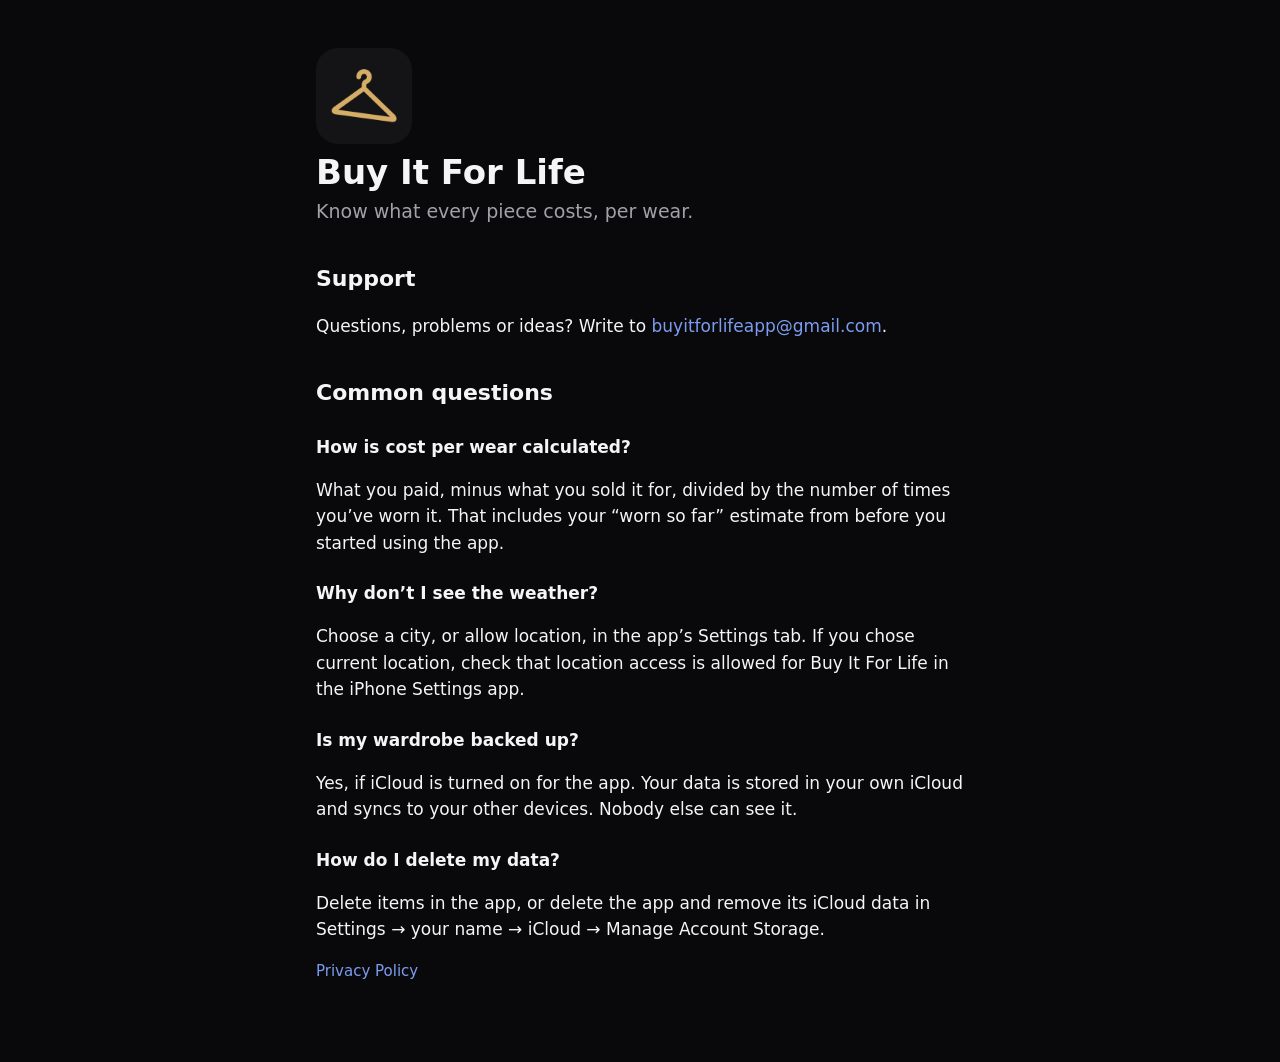
<file: docs/index.html>
<!doctype html>
<html lang="en">
<head>
<meta charset="utf-8">
<meta name="viewport" content="width=device-width, initial-scale=1">
<title>Buy It For Life · Support</title>
<link rel="stylesheet" href="style.css">
</head>
<body>
<main>
<img class="icon" src="appicon.png" alt="" width="96" height="96">
<h1>Buy It For Life</h1>
<p class="lead">Know what every piece costs, per wear.</p>

<h2>Support</h2>
<p>Questions, problems or ideas? Write to <a href="mailto:buyitforlifeapp@gmail.com">buyitforlifeapp@gmail.com</a>.</p>

<h2>Common questions</h2>

<h3>How is cost per wear calculated?</h3>
<p>What you paid, minus what you sold it for, divided by the number of times you’ve worn it. That includes your “worn so far” estimate from before you started using the app.</p>

<h3>Why don’t I see the weather?</h3>
<p>Choose a city, or allow location, in the app’s Settings tab. If you chose current location, check that location access is allowed for Buy It For Life in the iPhone Settings app.</p>

<h3>Is my wardrobe backed up?</h3>
<p>Yes, if iCloud is turned on for the app. Your data is stored in your own iCloud and syncs to your other devices. Nobody else can see it.</p>

<h3>How do I delete my data?</h3>
<p>Delete items in the app, or delete the app and remove its iCloud data in Settings → your name → iCloud → Manage Account Storage.</p>

<p class="muted"><a href="privacy.html">Privacy Policy</a></p>
</main>
</body>
</html>
</file>
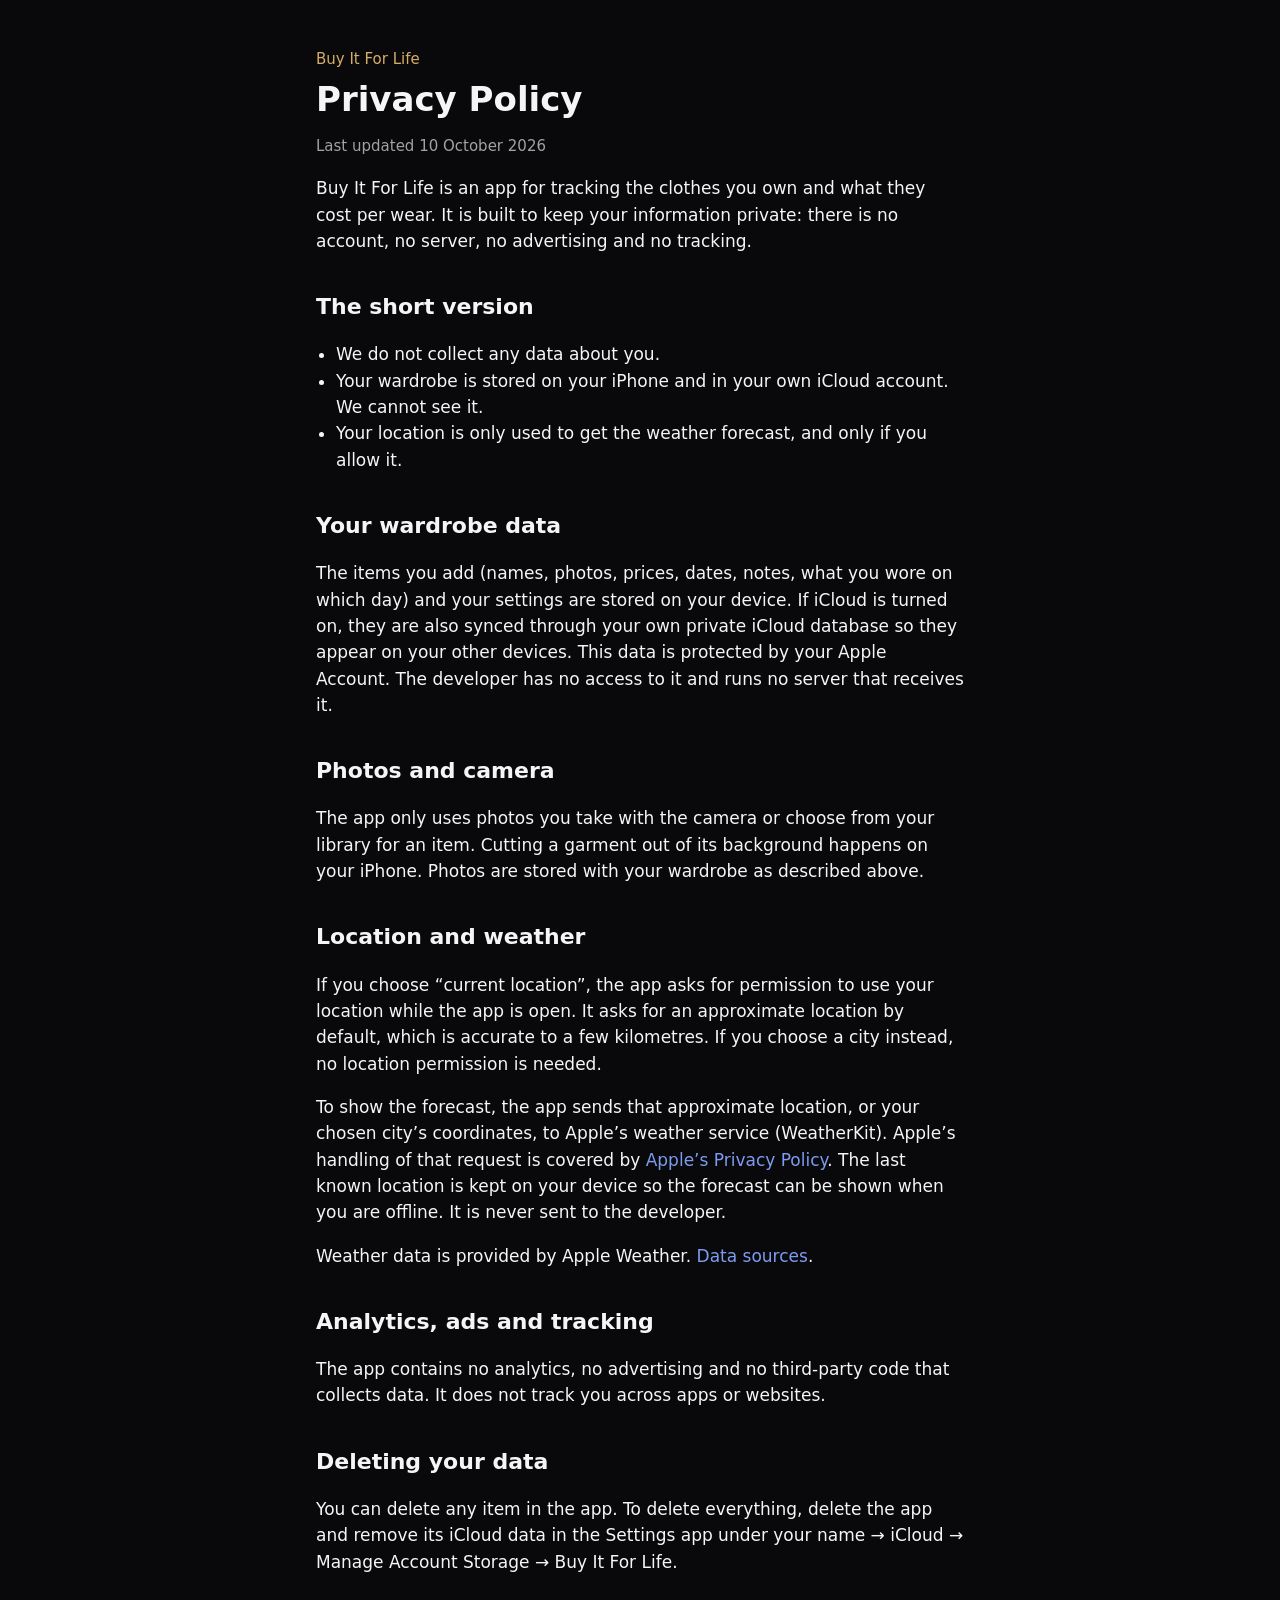
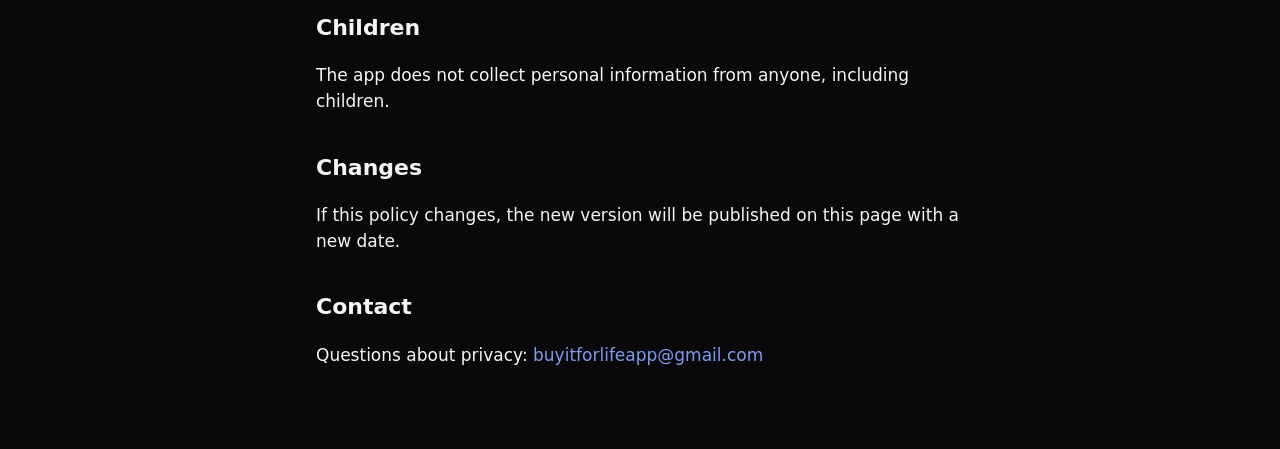
<file: docs/privacy.html>
<!doctype html>
<html lang="en">
<head>
<meta charset="utf-8">
<meta name="viewport" content="width=device-width, initial-scale=1">
<title>Privacy Policy · Buy It For Life</title>
<link rel="stylesheet" href="style.css">
</head>
<body>
<main>
<p class="eyebrow"><a href="./">Buy It For Life</a></p>
<h1>Privacy Policy</h1>
<p class="muted">Last updated 10 October 2026</p>

<p>Buy It For Life is an app for tracking the clothes you own and what they cost per wear. It is built to keep your information private: there is no account, no server, no advertising and no tracking.</p>

<h2>The short version</h2>
<ul>
<li>We do not collect any data about you.</li>
<li>Your wardrobe is stored on your iPhone and in your own iCloud account. We cannot see it.</li>
<li>Your location is only used to get the weather forecast, and only if you allow it.</li>
</ul>

<h2>Your wardrobe data</h2>
<p>The items you add (names, photos, prices, dates, notes, what you wore on which day) and your settings are stored on your device. If iCloud is turned on, they are also synced through your own private iCloud database so they appear on your other devices. This data is protected by your Apple Account. The developer has no access to it and runs no server that receives it.</p>

<h2>Photos and camera</h2>
<p>The app only uses photos you take with the camera or choose from your library for an item. Cutting a garment out of its background happens on your iPhone. Photos are stored with your wardrobe as described above.</p>

<h2>Location and weather</h2>
<p>If you choose “current location”, the app asks for permission to use your location while the app is open. It asks for an approximate location by default, which is accurate to a few kilometres. If you choose a city instead, no location permission is needed.</p>
<p>To show the forecast, the app sends that approximate location, or your chosen city’s coordinates, to Apple’s weather service (WeatherKit). Apple’s handling of that request is covered by <a href="https://www.apple.com/legal/privacy/">Apple’s Privacy Policy</a>. The last known location is kept on your device so the forecast can be shown when you are offline. It is never sent to the developer.</p>
<p>Weather data is provided by Apple Weather. <a href="https://developer.apple.com/weatherkit/data-source-attribution/">Data sources</a>.</p>

<h2>Analytics, ads and tracking</h2>
<p>The app contains no analytics, no advertising and no third-party code that collects data. It does not track you across apps or websites.</p>

<h2>Deleting your data</h2>
<p>You can delete any item in the app. To delete everything, delete the app and remove its iCloud data in the Settings app under your name → iCloud → Manage Account Storage → Buy It For Life.</p>

<h2>Children</h2>
<p>The app does not collect personal information from anyone, including children.</p>

<h2>Changes</h2>
<p>If this policy changes, the new version will be published on this page with a new date.</p>

<h2>Contact</h2>
<p>Questions about privacy: <a href="mailto:buyitforlifeapp@gmail.com">buyitforlifeapp@gmail.com</a></p>
</main>
</body>
</html>
</file>
<file: docs/style.css>
:root {
  --bg: #09090b;
  --text: #f5f5f7;
  --muted: #a1a1a6;
  --accent: #d6ad66;
  --link: #7d9cf0;
}

* { box-sizing: border-box; }

body {
  margin: 0;
  background: var(--bg);
  color: var(--text);
  font: 17px/1.55 -apple-system, BlinkMacSystemFont, "SF Pro Text", system-ui, sans-serif;
  -webkit-text-size-adjust: 100%;
}

main {
  max-width: 680px;
  margin: 0 auto;
  padding: 48px 16px 64px;
}

h1 { font-size: 34px; line-height: 1.2; margin: 8px 0 4px; }
h2 { font-size: 22px; margin: 36px 0 8px; }
h3 { font-size: 17px; margin: 24px 0 4px; }
p, li { color: var(--text); }
ul { padding-left: 20px; }
a { color: var(--link); text-decoration: none; }
a:hover { text-decoration: underline; }

.lead { color: var(--muted); font-size: 19px; margin-top: 0; }
.muted { color: var(--muted); font-size: 15px; }
.eyebrow { margin: 0; font-size: 15px; }
.eyebrow a { color: var(--accent); }
.icon { border-radius: 22px; display: block; }
</file>
